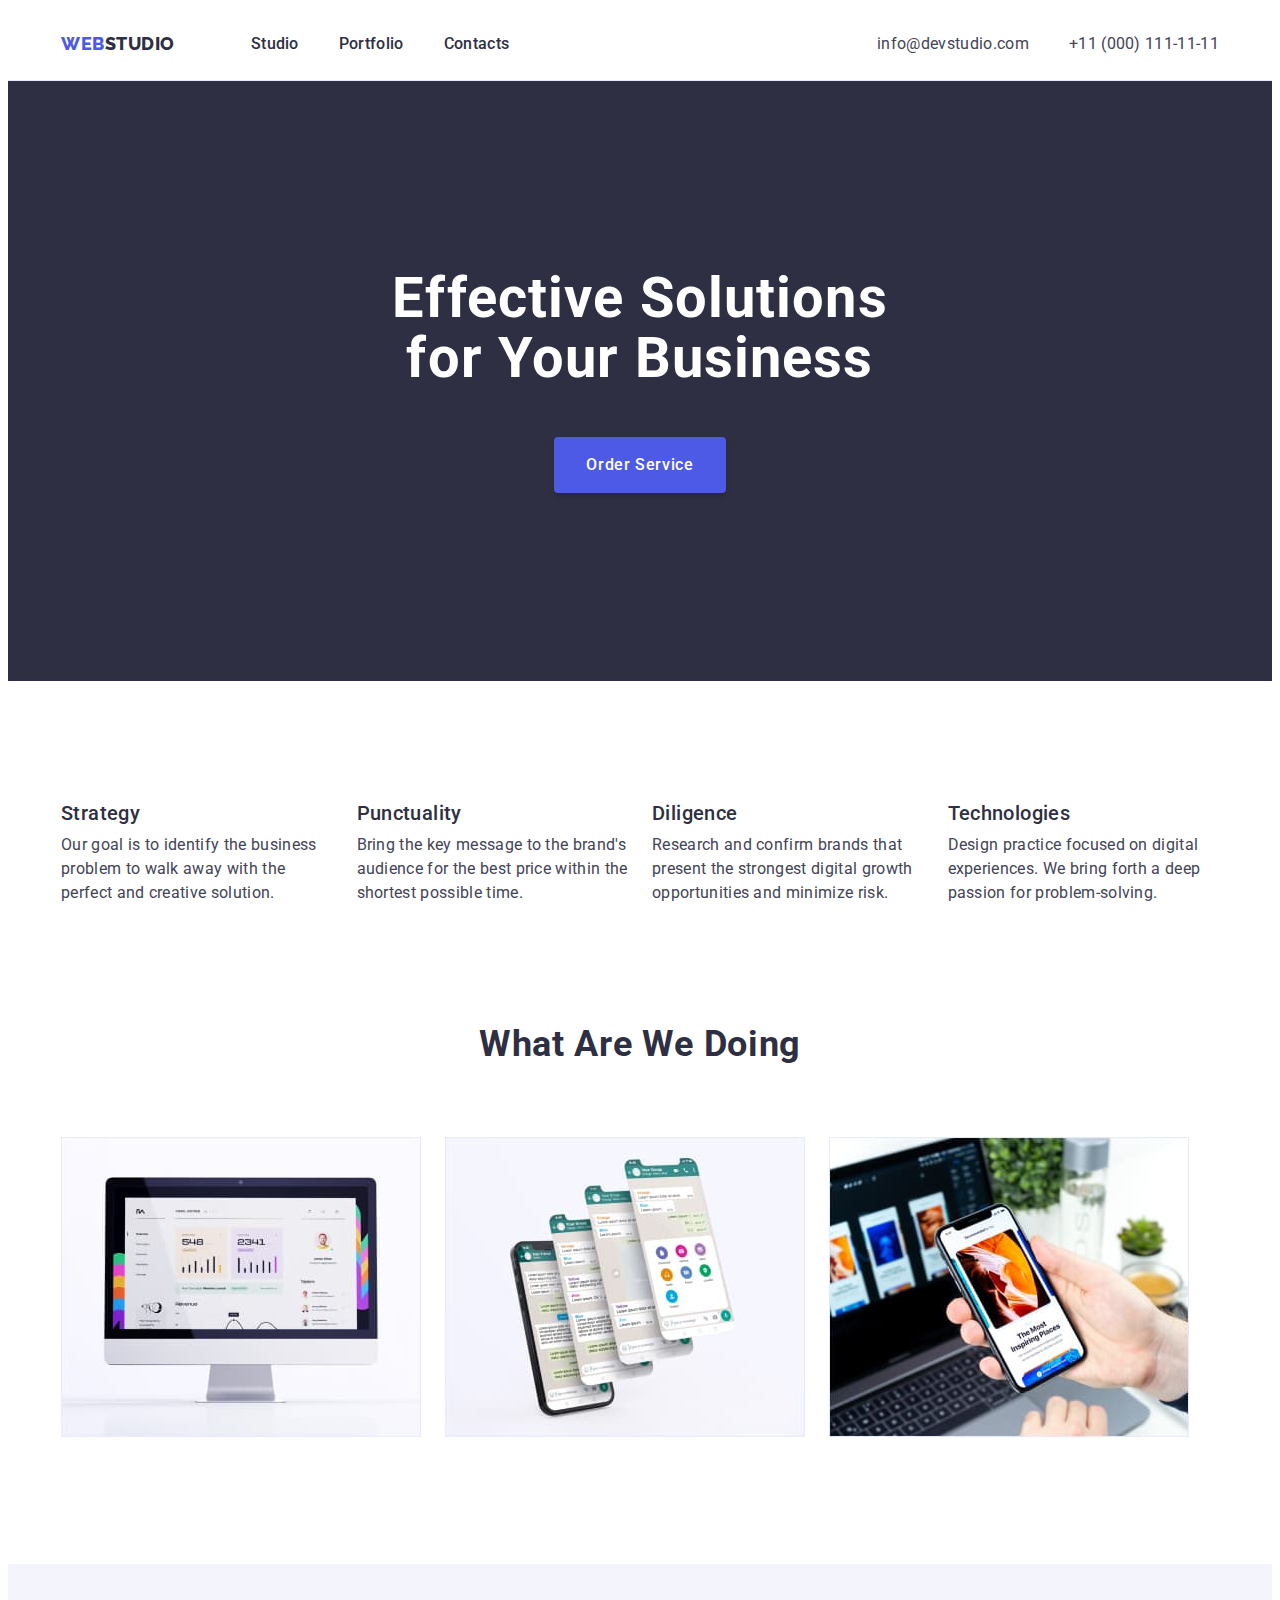
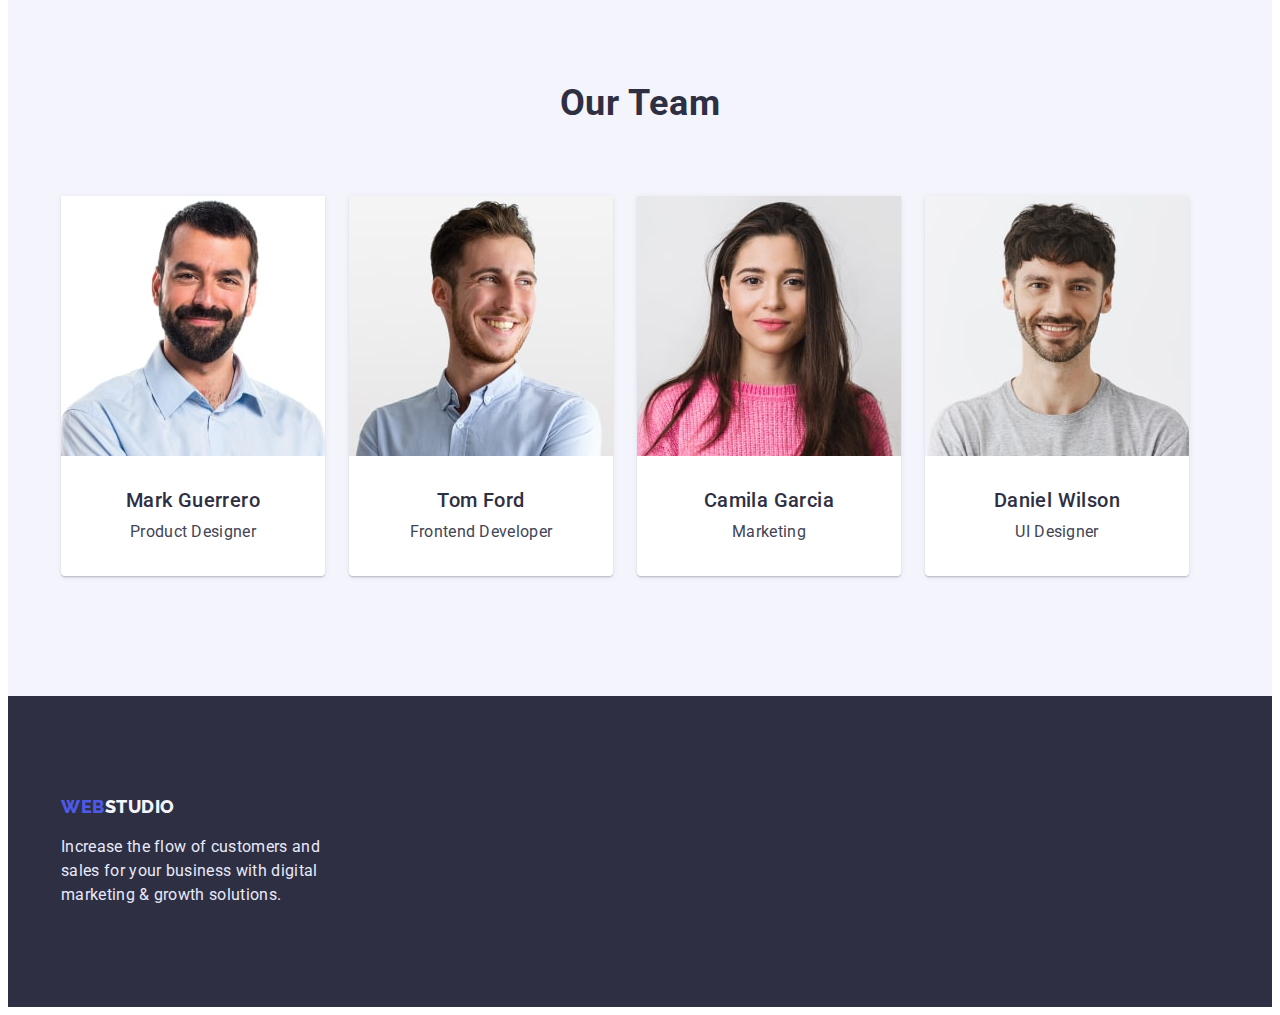
<file: index.html>
<!DOCTYPE html>
<html lang="en">

<head>
  <meta charset="UTF-8" />
  <meta http-equiv="X-UA-Compatible" content="IE=edge" />
  <meta name="viewport" content="width=device-width, initial-scale=1.0" />
  <title>Webstudio</title>
  <link rel="preconnect" href="https://fonts.googleapis.com" />
  <link rel="preconnect" href="https://fonts.gstatic.com" crossorigin />
  <link href="https://fonts.googleapis.com/css2?family=Raleway:wght@900&family=Roboto:wght@400;500;700&display=swap"
    rel="stylesheet" />
  <link rel="stylesheet" href="https://cdnjs.cloudflare.com/ajax/libs/modern-normalize/1.1.0/modern-normalize.min.css"
    integrity="sha512-wpPYUAdjBVSE4KJnH1VR1HeZfpl1ub8YT/NKx4PuQ5NmX2tKuGu6U/JRp5y+Y8XG2tV+wKQpNHVUX03MfMFn9Q=="
    crossorigin="anonymous" referrerpolicy="no-referrer" />
  <link rel="stylesheet" href="./css/styles.css" />
</head>

<body>
  <header>
    <div class="nav-container container">
      <nav class="nav">
        <a class="logo link" href="./index.html">Web<span class="logo-studio">Studio</span></a>
        <ul class="nav-list list">
          <li class="nav-item item">
            <a class="nav-link link" href="./index.html">Studio</a>
          </li>
          <li class="nav-item item">
            <a class="nav-link link" href="./portfolio.html">Portfolio</a>
          </li>
          <li class="nav-item item">
            <a class="nav-link link" href="">Contacts</a>
          </li>
        </ul>
      </nav>
      <address class="address">
        <ul class="address-list list">
          <li class="address-item item">
            <a class="address-link link" href="mailto:info@devstudio.com">info@devstudio.com</a>
          </li>
          <li class="address-item item">
            <a class="address-link link" href="tel:+110001111111">+11 (000) 111-11-11</a>
          </li>
        </ul>
      </address>
    </div>
  </header>
  <main>
    <section class="hero section">
      <div class="hero-container container">
        <h1 class="hero-heading">Effective Solutions for Your Business</h1>
        <button class="hero-btn btn" type="button">Order Service</button>
    </section>
    <section class="about section">
      <div class="about-container container">
        <h2 class="about-heading visually-hidden">About us</h2>
        <ul class="about-list list">
          <li class="about-item item">
            <h3 class="about-name">Strategy</h3>
            <p class="about-description">
              Our goal is to identify the business problem to walk away with the
              perfect and creative solution.
            </p>
          </li>
          <li class="about-item item">
            <h3 class="about-name">Punctuality</h3>
            <p class="about-description">
              Bring the key message to the brand's audience for the best price
              within the shortest possible time.
            </p>
          </li>
          <li class="about-item item">
            <h3 class="about-name">Diligence</h3>
            <p class="about-description">
              Research and confirm brands that present the strongest digital
              growth opportunities and minimize risk.
            </p>
          </li>
          <li class="about-item item">
            <h3 class="about-name">Technologies</h3>
            <p class="about-description">
              Design practice focused on digital experiences. We bring forth a
              deep passion for problem-solving.
            </p>
          </li>
        </ul>
      </div>
      </div>
    </section>
    <section class="whatwedo section">
      <div class="whatwedo-container container">
        <h2 class="whatwedo-heading">What are we doing</h2>
        <ul class="whatwedo-list list">
          <li class="whatwedo-item">
            <img src="./images/img1.jpg" alt="computer" width="360" />
          </li>
          <li class="whatwedo-item">
            <img src="./images/img2.jpg" alt="mobile phone" width="360" />
          </li>
          <li class="whatwedo-item">
            <img src="./images/img3.jpg" alt="mobile phone and computer" width="360" />
          </li>
        </ul>
      </div>
    </section>
    <section class="team section">
      <div class="team-container container">
        <h2 class="team-heading">Our Team</h2>
        <ul class="team-list list">
          <li class="team-item item">
            <img src="./images/photo1.jpg" alt="photo" width="264" />
            <div class="team-item-container">
              <h3 class="team-name">Mark Guerrero</h3>
              <p class="team-description">Product Designer</p>
            </div>
          </li>
          <li class="team-item item">
            <img src="./images/photo2.jpg" alt="photo" width="264" />
            <div class="team-item-container">
              <h3 class="team-name">Tom Ford</h3>
              <p class="team-description">Frontend Developer</p>
            </div>
          </li>
          <li class="team-item item">
            <img src="./images/photo3.jpg" alt="photo" width="264" />
            <div class="team-item-container">
              <h3 class="team-name">Camila Garcia</h3>
              <p class="team-description">Marketing</p>
            </div>
          </li>
          <li class="team-item item">
            <img src="./images/photo4.jpg" alt="photo" width="264" />
            <div class="team-item-container">
              <h3 class="team-name">Daniel Wilson</h3>
              <p class="team-description">UI Designer</p>
            </div>
          </li>
        </ul>
      </div>
    </section>
  </main>
  <footer class="footer section">
    <div class="footer-container container">
      <div class="footer-desc">
        <a class="logo link" href="./index.html">Web<span class="logo-studio-bottom">Studio</span></a>
        <p class="footer-descripton">
          Increase the flow of customers and sales for your business with digital
          marketing & growth solutions.
        </p>
      </div>
    </div>
  </footer>
</body>

</html>
</file>
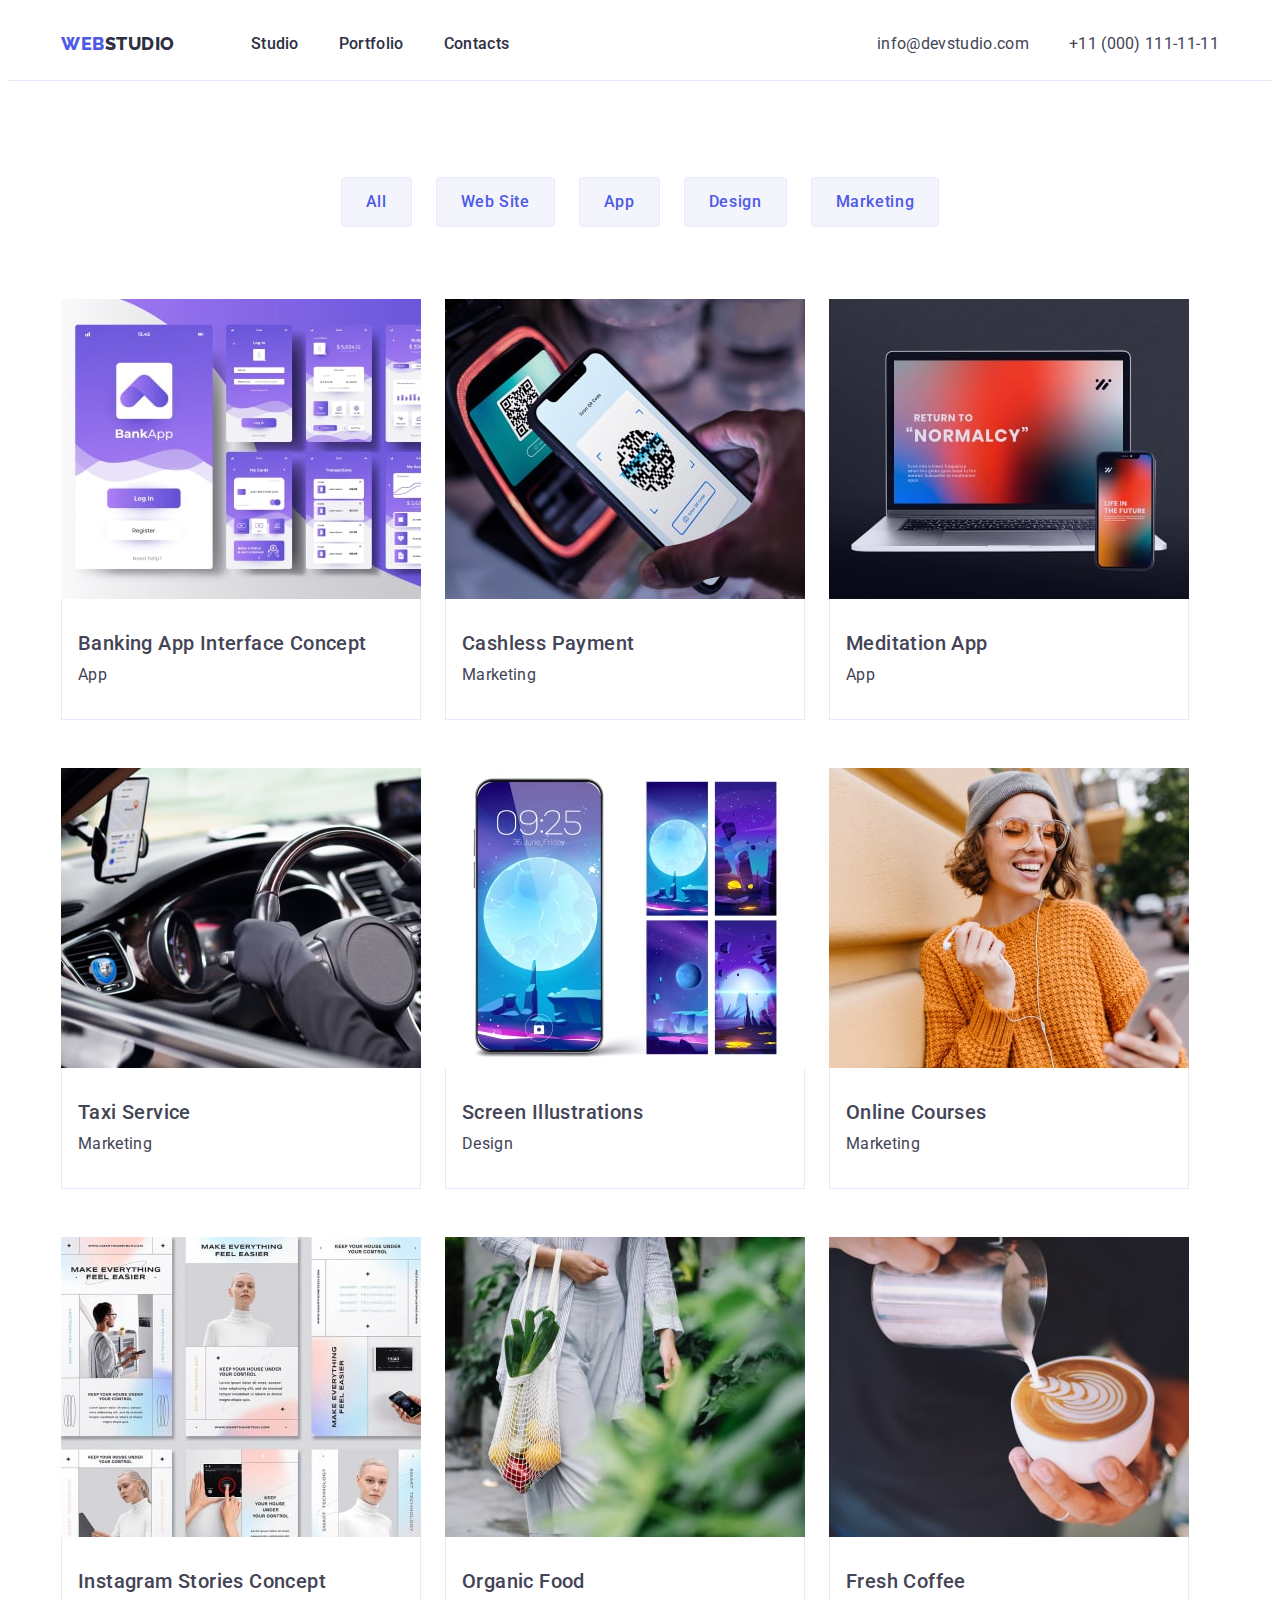
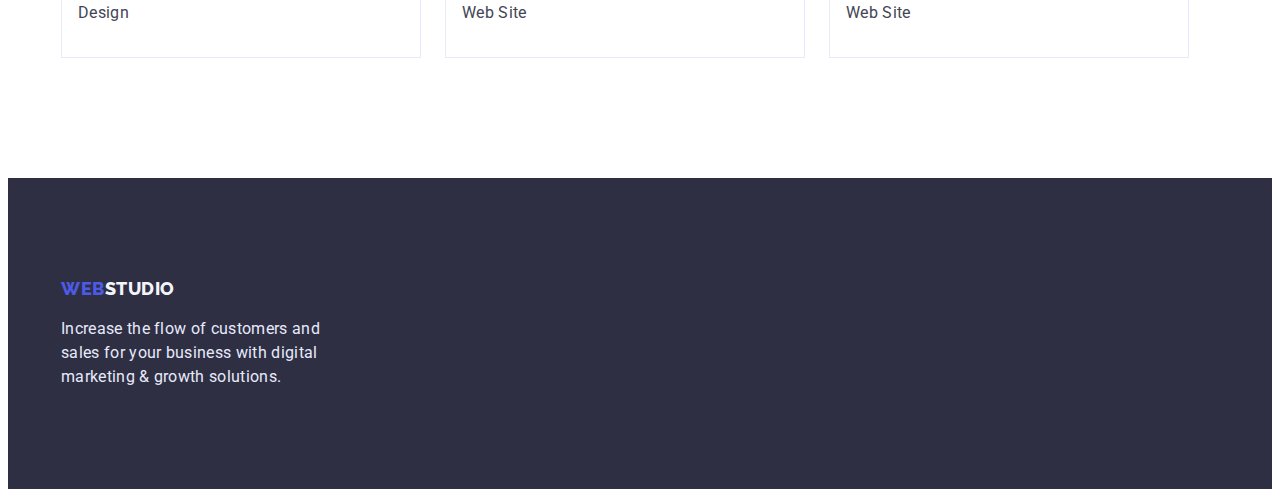
<file: portfolio.html>
<!DOCTYPE html>
<html lang="en">

<head>
  <meta charset="UTF-8" />
  <meta http-equiv="X-UA-Compatible" content="IE=edge" />
  <meta name="viewport" content="width=device-width, initial-scale=1.0" />
  <title>Portfolio</title>
  <link rel="preconnect" href="https://fonts.googleapis.com" />
  <link rel="preconnect" href="https://fonts.gstatic.com" crossorigin />
  <link href="https://fonts.googleapis.com/css2?family=Raleway:wght@900&family=Roboto:wght@400;500;700&display=swap"
    rel="stylesheet" />
  <link rel="stylesheet" href="https://cdnjs.cloudflare.com/ajax/libs/modern-normalize/1.1.0/modern-normalize.min.css"
    integrity="sha512-wpPYUAdjBVSE4KJnH1VR1HeZfpl1ub8YT/NKx4PuQ5NmX2tKuGu6U/JRp5y+Y8XG2tV+wKQpNHVUX03MfMFn9Q=="
    crossorigin="anonymous" referrerpolicy="no-referrer" />
  <link rel="stylesheet" href="./css/styles.css" />
</head>

<body>
  <header>
    <div class="nav-container container">
      <nav class="nav">
        <a class="logo link" href="./index.html">Web<span class="logo-studio">Studio</span></a>
        <ul class="nav-list list">
          <li class="nav-item item">
            <a class="nav-link link" href="./index.html">Studio</a>
          </li>
          <li class="nav-item item">
            <a class="nav-link link" href="./portfolio.html">Portfolio</a>
          </li>
          <li class="nav-item item">
            <a class="nav-link link" href="">Contacts</a>
          </li>
        </ul>
      </nav>
      <address class="address">
        <ul class="address-list list">
          <li class="address-item item">
            <a class="address-link link" href="mailto:info@devstudio.com">info@devstudio.com</a>
          </li>
          <li class="address-item item">
            <a class="address-link link" href="tel:+110001111111">+11 (000) 111-11-11</a>
          </li>
        </ul>
      </address>
    </div>
  </header>
  <main class="portfolio">
    <section class="portfolio section">
      <div class="portfolio-container container">
        <h1 class="portfolio-heading visually-hidden">Portfolio</h1>
        <ul class="portfolio-filter-list list">
          <li class="filter-item item">
            <button class="filter-btn btn" type="button">All</button>
          </li>
          <li class="filter-item item">
            <button class="filter-btn btn" type="button">Web Site</button>
          </li>
          <li class="filter-item item">
            <button class="filter-btn btn" type="button">App</button>
          </li>
          <li class="filter-item item">
            <button class="filter-btn btn" type="button">Design</button>
          </li>
          <li class="filter-item item">
            <button class="filter-btn btn" type="button">Marketing</button>
          </li>
        </ul>
        <ul class="portfolio-list list">
          <li class="portfolio-item">
            <a class="portfolio-link link" href="">
              <img src="./images/portfolio1.jpg" alt="image of portfolio" />
              <div class="portfolio-item-container">
                <h2 class="portfolio-name">Banking App Interface Concept</h2>
                <p class="portfolio-description">App</p>
              </div>
            </a>
          </li>
          <li class="portfolio-item">
            <a class="portfolio-link link" href=""><img src="./images/portfolio2.jpg" alt="image of portfolio"
                width="360" />
              <div class="portfolio-item-container">
                <h2 class="portfolio-name">Cashless Payment</h2>
                <p class="portfolio-description">Marketing</p>
              </div>
            </a>
          </li>
          <li class="portfolio-item">
            <a class="portfolio-link link" href="">
              <img src="./images/portfolio3.jpg" alt="image of portfolio" width="360" />
              <div class="portfolio-item-container">
                <h2 class="portfolio-name">Meditation App</h2>
                <p class="portfolio-description">App</p>
              </div>
            </a>
          </li>
          <li class="portfolio-item">
            <a class="portfolio-link link" href="">
              <img src="./images/portfolio4.jpg" alt="image of portfolio" width="360" />
              <div class="portfolio-item-container">
                <h2 class="portfolio-name">Taxi Service</h2>
                <p class="portfolio-description">Marketing</p>
              </div>
            </a>
          </li>
          <li class="portfolio-item">
            <a class="portfolio-link link" href=""><img src="./images/portfolio9.jpg" alt="image of portfolio"
                width="360" />
              <div class="portfolio-item-container">
                <h2 class="portfolio-name">Screen Illustrations</h2>
                <p class="portfolio-description">Design</p>
              </div>
            </a>
          </li>
          <li class="portfolio-item">
            <a class="portfolio-link link" href=""><img src="./images/portfolio5.jpg" alt="image of portfolio"
                width="360" />
              <div class="portfolio-item-container">
                <h2 class="portfolio-name">Online Courses</h2>
                <p class="portfolio-description">Marketing</p>
              </div>
            </a>
          </li>
          <li class="portfolio-item">
            <a class="portfolio-link link" href=""><img src="./images/portfolio6.jpg" alt="image of portfolio"
                width="360" />
              <div class="portfolio-item-container">
                <h2 class="portfolio-name">Instagram Stories Concept</h2>
                <p class="portfolio-description">Design</p>
              </div>
            </a>
          </li>
          <li class="portfolio-item">
            <a class="portfolio-link link" href=""><img src="./images/portfolio7.jpg" alt="image of portfolio"
                width="360" />
              <div class="portfolio-item-container">
                <h2 class="portfolio-name">Organic Food</h2>
                <p class="portfolio-description">Web Site</p>
              </div>
            </a>
          </li>
          <li class="portfolio-item">
            <a class="portfolio-link link" href=""><img src="./images/portfolio8.jpg" alt="image of portfolio"
                width="360" />
              <div class="portfolio-item-container">
                <h2 class="portfolio-name">Fresh Coffee</h2>
                <p class="portfolio-description">Web Site</p>
              </div>
            </a>
          </li>
        </ul>
      </div>
    </section>
  </main>
  <footer class="footer section">
    <div class="footer-container container">
      <div class="footer-desc">
        <a class="logo link" href="./index.html">Web<span class="logo-studio-bottom">Studio</span></a>
        <p class="footer-descripton">
          Increase the flow of customers and sales for your business with digital
          marketing & growth solutions.
        </p>
      </div>
    </div>
  </footer>
</body>

</html>
</file>
<file: css/styles.css>
:root {
  --text-color: #434455;
  --heading-color: #2e2f42;
  --primary-brand-color: #4d5ae5;
  --bgcolor: #f4f4fd;
  --white-color: #ffffff;
  --prassed-state-color: #404bbf;
  --accent-color: #e7e9fc;
}

h1,
h2,
h3,
p,
li {
  margin: 0;
}

ul {
  margin: 0;
  padding: 0;
}

.visually-hidden {
  position: absolute;
  width: 1px;
  height: 1px;
  margin: -1px;
  border: 0;
  padding: 0;
  white-space: nowrap;
  clip-path: inset(100%);
  clip: rect(0 0 0 0);
  overflow: hidden;
}

body {
  font-family: 'Roboto', sans-serif;
  font-style: normal;
  font-weight: 400;
  font-size: 16px;
  line-height: 1.5;
  letter-spacing: 0.02em;
  color: var(--text-color);
}

.container {
  width: 1158px;
  padding-left: 15px;
  padding-right: 15px;
  margin-left: auto;
  margin-right: auto;
}

.list {
  list-style: none;
}

.link {
  text-decoration: none;
}

.btn {
  cursor: pointer;
  border: none;
}

.logo {
  font-family: 'Raleway', sans-serif;
  font-style: normal;
  font-weight: 800;
  font-size: 18px;
  line-height: 1.17;
  letter-spacing: 0.03em;
  text-transform: uppercase;
  color: var(--primary-brand-color);
  text-decoration: none;
}

.logo-studio {
  color: var(--heading-color);
}

/* -------------------HEADER */
header {
  border-bottom: 1px solid var(--accent-color);
}

.nav-container {
  display: flex;
  align-items: center;
  padding-top: 24px;
  padding-bottom: 24px;
}

.nav {
  display: flex;
  align-items: center;
}

.nav-list {
  display: flex;
  gap: 40px;
}

.logo {
  margin-right: 76px;
}

.nav-link {
  color: var(--heading-color);
  font-weight: 500;
}

.nav-link:hover,
.nav-link:focus {
  color: var(--prassed-state-color);
}

.address {
  font-style: normal;
  margin-left: auto;
}

.address-list {
  display: flex;
  align-items: center;
  gap: 40px;
}

.address-link {
  font-weight: 400;
  font-size: 16px;
  line-height: 1.5;
  letter-spacing: 0.02em;
  color: var(--text-color);
}

.address-link:hover,
.address-link:focus {
  color: var(--prassed-state-color);
}

/* ------------------- HERO */

.hero {
  background-color: var(--heading-color);
}

.hero.section {
  padding-top: 188px;
  padding-bottom: 188px;
}

.hero-container {
  text-align: center;
}

.hero-heading {
  font-weight: 700;
  font-size: 56px;
  line-height: 1.07;
  letter-spacing: 0.02em;
  color: var(--white-color);
  margin-bottom: 48px;
  width: 496px;
  margin-right: auto;
  margin-left: auto;
}

.hero-btn {
  font-family: inherit;
  font-weight: 500;
  font-size: 16px;
  line-height: 1.5;
  letter-spacing: 0.04em;
  color: var(--white-color);
  background-color: var(--primary-brand-color);
  min-width: 169px;
  height: 56px;
  padding: 16px 32px;
  box-shadow: 0px 4px 4px rgba(0, 0, 0, 0.15);
  border-radius: 4px;
  text-align: center;
}

.hero-btn:hover,
.hero-btn:focus {
  background-color: var(--prassed-state-color);
}

/* ------------------- ABOUT */
.about.section {
  padding-top: 120px;
  padding-bottom: 120px;
}

.about-list {
  display: flex;
  gap: 24px;
}

.about-item {
  width: calc(100% - 24px / 4);
}

.about-heading {
  font-weight: 700;
  font-size: 36px;
  line-height: 1.11;
  letter-spacing: 0.02em;
  text-transform: capitalize;
  color: var(--heading-color);
}

.about-name {
  font-weight: 500;
  font-size: 20px;
  line-height: 1.2;
  letter-spacing: 0.02em;
  color: var(--heading-color);
  margin-bottom: 8px;
}

/* ------------------- WHATWEDO */

.whatwedo.section {
  padding-bottom: 120px;
}

.whatwedo-heading {
  font-weight: 700;
  font-size: 36px;
  line-height: 1.11;
  letter-spacing: 0.02em;
  text-transform: capitalize;
  color: var(--heading-color);
  text-align: center;
  margin-bottom: 72px;
}

.whatwedo-list {
  display: flex;
  gap: 24px;
}

.whatwedo-item {
  width: 360px;
}

/* ------------------- TEAM */

.team.section {
  padding-top: 120px;
  padding-bottom: 120px;
}

.team {
  background: var(--bgcolor);
}

.team-heading {
  font-weight: 700;
  font-size: 36px;
  line-height: 1.11;
  letter-spacing: 0.02em;
  text-transform: capitalize;
  color: var(--heading-color);
  text-align: center;
  margin-bottom: 72px;
}

.team-list {
  display: flex;
  gap: 24px;
}

.team-item {
  width: calc(100% - 24px) / 4;
  background: var(--white-color);
  box-shadow: 0px 1px 6px rgba(46, 47, 66, 0.08),
    0px 1px 1px rgba(46, 47, 66, 0.16), 0px 2px 1px rgba(46, 47, 66, 0.08);
  border-radius: 0px 0px 4px 4px;
}

.team-item > img {
  display: block;
}

.team-item-container {
  padding-top: 32px;
  padding-bottom: 32px;
}

.team-name {
  font-weight: 500;
  font-size: 20px;
  line-height: 1.2;
  letter-spacing: 0.02em;
  color: var(--heading-color);
  text-align: center;
  margin-bottom: 8px;
}

.team-item-container > p {
  text-align: center;
}

/* ------------------- PORTFOLIO */
.portfolio.section {
  padding-top: 96px;
  padding-bottom: 120px;
}

.portfolio-heading {
  font-weight: 700;
  font-size: 36px;
  line-height: 1.11;
  letter-spacing: 0.02em;
  text-transform: capitalize;
  color: var(--heading-color);
}

.portfolio-filter-list {
  display: flex;
  justify-content: center;
  margin-bottom: 72px;
  gap: 24px;
}

.portfolio-list {
  display: flex;
  flex-wrap: wrap;
  row-gap: 48px;
  column-gap: 24px;
}

.portfolio-item {
  width: 360px;
}

.portfolio-item img {
  display: block;
}

.portfolio-item-container {
  padding-top: 32px;
  padding-bottom: 32px;
  padding-left: 16px;
  padding-right: 16px;
  border: 1px solid var(--accent-color);
  border-top: none;
}

.portfolio-item-container h2 {
  margin-bottom: 8px;
}

.filter-btn {
  font-family: 'Roboto', sans-serif;
  font-weight: 500;
  font-size: 16px;
  line-height: 1.5;
  letter-spacing: 0.04em;
  color: var(--primary-brand-color);
  background-color: var(--bgcolor);
  text-transform: capitalize;
  border: 1px solid var(--accent-color);
  border-radius: 4px;
  padding: 12px 24px;
}

.filter-btn:hover,
.filter-btn:focus {
  color: var(--white-color);
  background-color: var(--prassed-state-color);
  border: 1px solid transparent;
  box-shadow: 0px 3px 1px rgba(0, 0, 0, 0.1), 0px 2px 1px rgba(0, 0, 0, 0.08),
    0px 2px 2px rgba(0, 0, 0, 0.12);
}

.portfolio-name {
  font-weight: 500;
  font-size: 20px;
  line-height: 1.2;
  letter-spacing: 0.02em;
  color: var(--text-color);
}

.portfolio-description {
  color: var(--text-color);
}

/* ------------------- FOOTER */

.footer.section {
  padding-top: 100px;
  padding-bottom: 100px;
}

.footer-desc {
  max-width: 264px;
}

.footer-desc > .logo {
  display: block;
  margin-bottom: 18px;
}

.footer {
  background-color: var(--heading-color);
}

.logo-studio-bottom {
  color: var(--bgcolor);
}

.footer-descripton {
  color: var(--accent-color);
}
</file>
